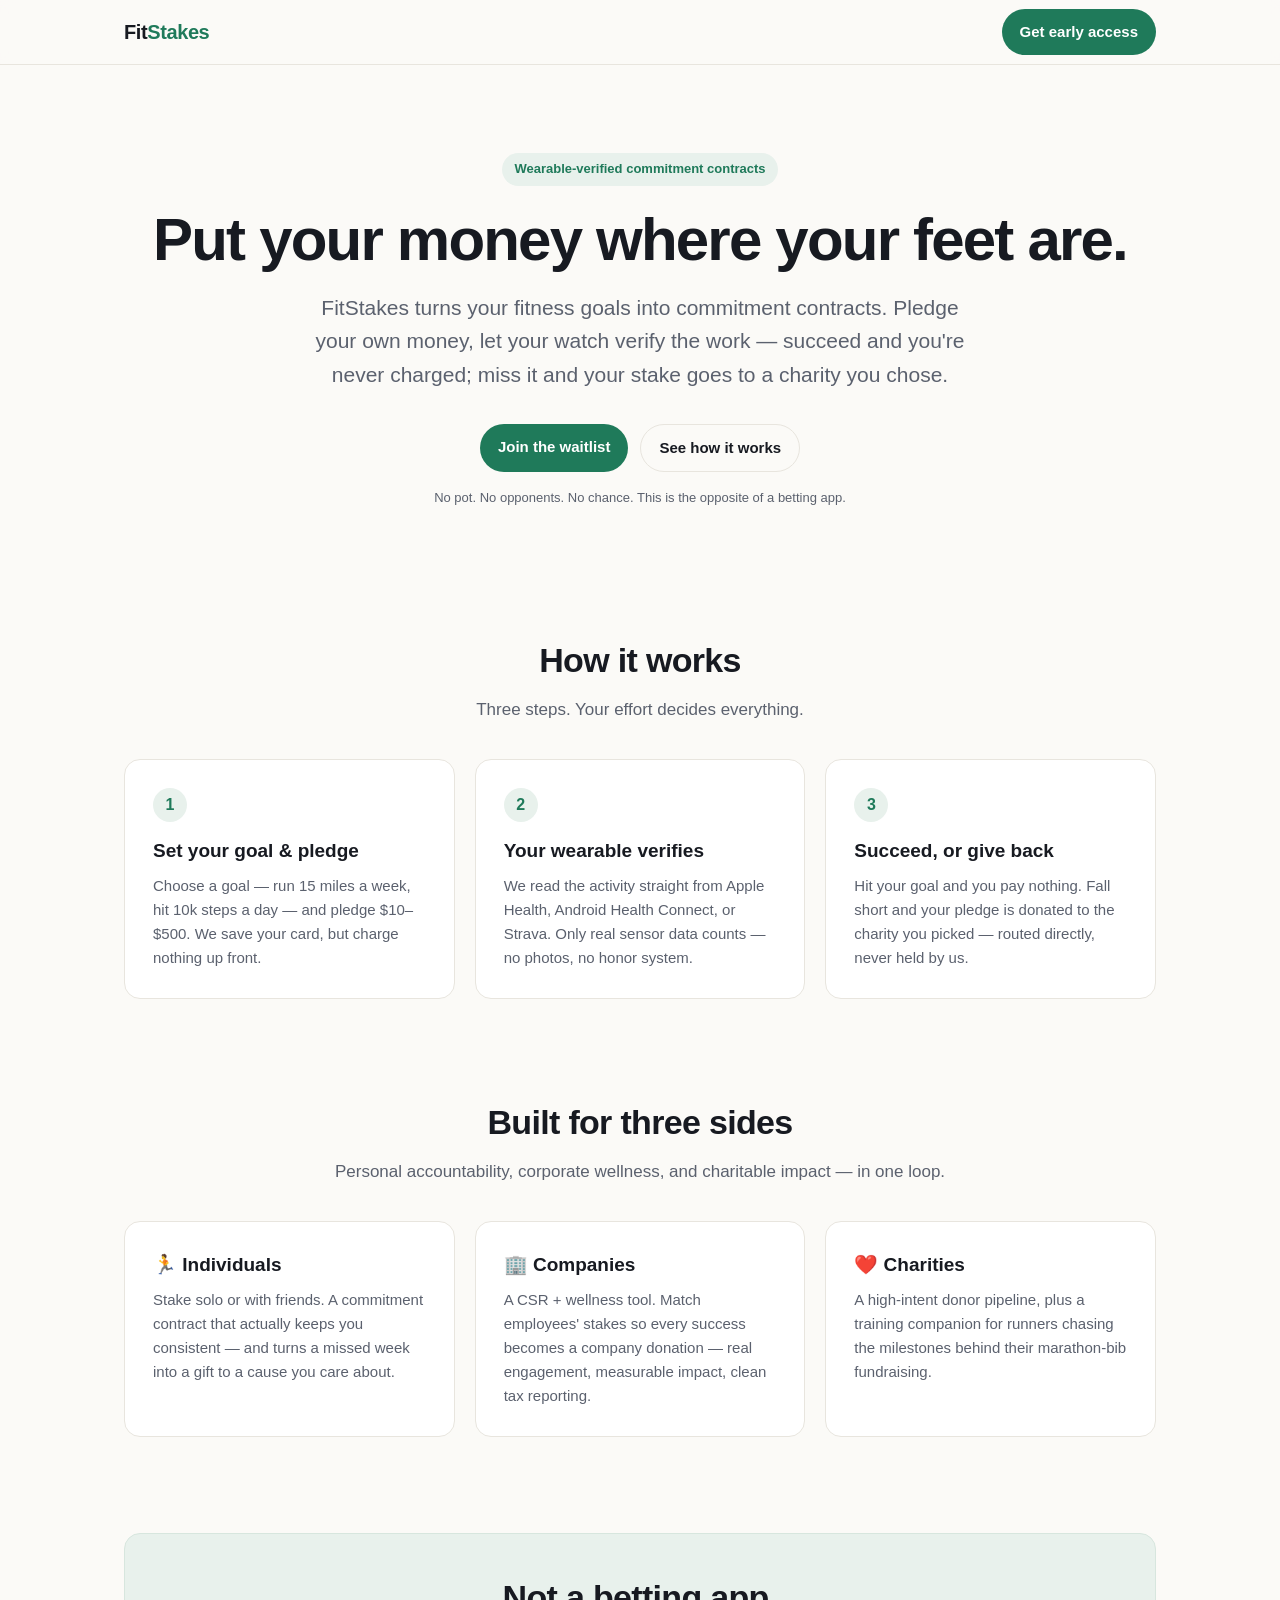
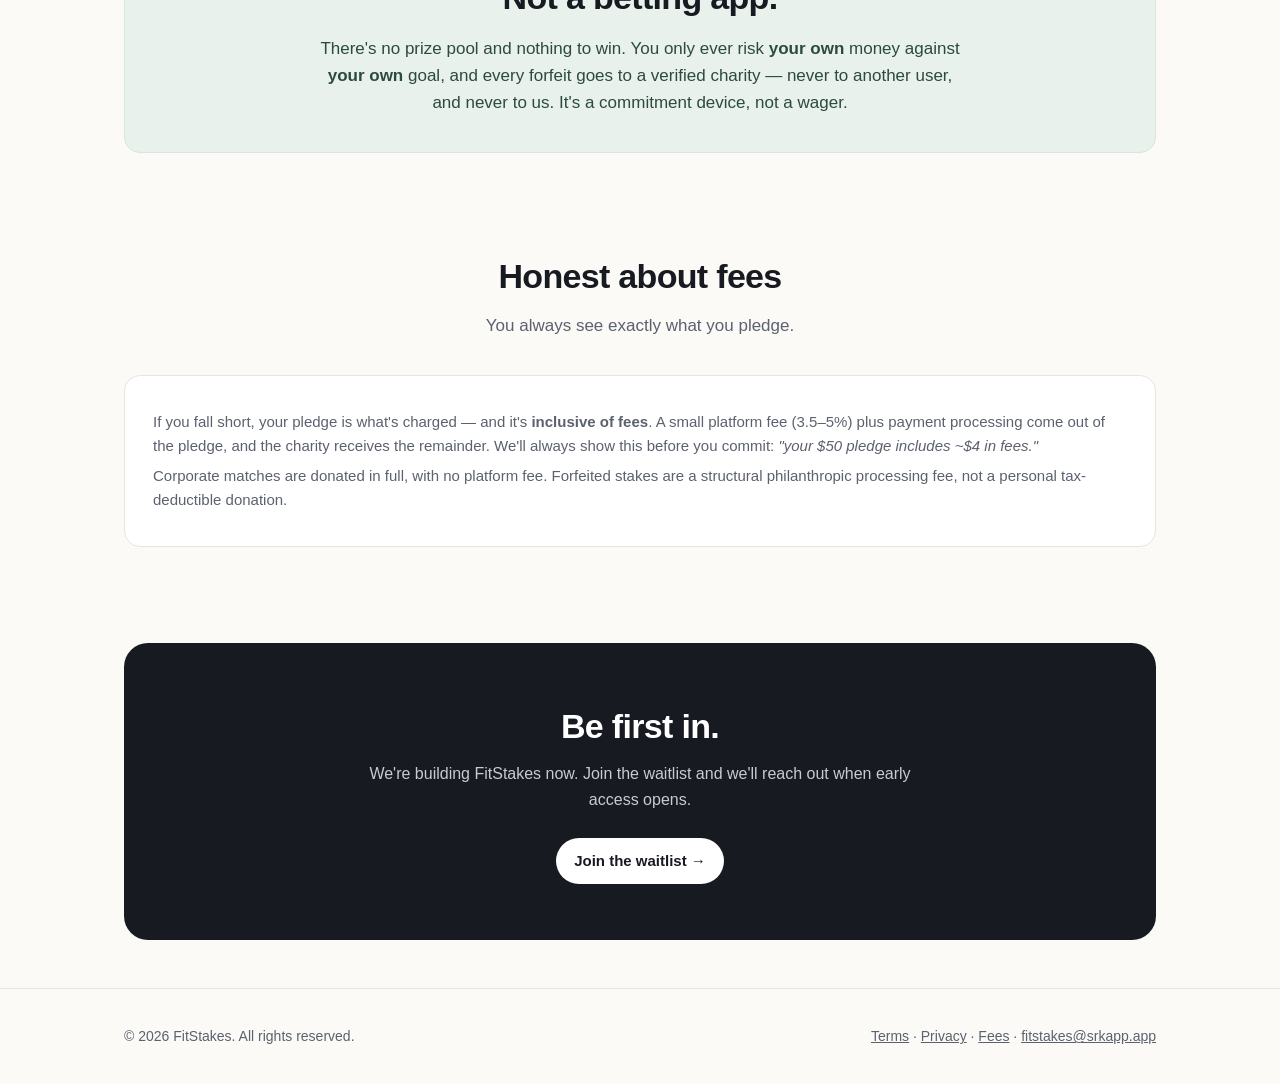
<file: index.html>
<!doctype html>
<html lang="en">
<head>
  <meta charset="utf-8" />
  <meta name="viewport" content="width=device-width, initial-scale=1" />
  <title>FitStakes — Put your money where your feet are</title>
  <meta name="description" content="FitStakes turns fitness goals into commitment contracts. Pledge your own money, let your wearable verify the work, and if you fall short it goes to a charity you chose — never to us, never to anyone else." />
  <meta property="og:title" content="FitStakes — Put your money where your feet are" />
  <meta property="og:description" content="Wearable-verified fitness commitment contracts. Succeed and you're never charged; miss and your stake goes to a charity you chose." />
  <meta property="og:type" content="website" />
  <style>
    :root{
      --bg:#FBFAF7; --ink:#171A21; --muted:#5B616E; --line:#E8E5DE;
      --accent:#1F7A5A; --accent-soft:#E8F1EC; --card:#FFFFFF;
      --radius:16px; --max:1080px;
    }
    *{box-sizing:border-box}
    html{scroll-behavior:smooth}
    body{
      margin:0; background:var(--bg); color:var(--ink);
      font-family:-apple-system,BlinkMacSystemFont,"Segoe UI",Roboto,Helvetica,Arial,sans-serif;
      line-height:1.6; -webkit-font-smoothing:antialiased;
    }
    a{color:inherit}
    .wrap{max-width:var(--max); margin:0 auto; padding:0 24px}
    /* nav */
    header{position:sticky; top:0; background:rgba(251,250,247,.85); backdrop-filter:saturate(180%) blur(8px); border-bottom:1px solid var(--line); z-index:10}
    nav{display:flex; align-items:center; justify-content:space-between; height:64px}
    .brand{font-weight:800; letter-spacing:-.02em; font-size:20px}
    .brand span{color:var(--accent)}
    .btn{display:inline-block; background:var(--accent); color:#fff; text-decoration:none; font-weight:600; padding:11px 18px; border-radius:999px; border:0; cursor:pointer; font-size:15px}
    .btn:hover{filter:brightness(1.05)}
    .btn-ghost{background:transparent; color:var(--ink); border:1px solid var(--line)}
    /* hero */
    .hero{padding:88px 0 64px; text-align:center}
    .eyebrow{display:inline-block; background:var(--accent-soft); color:var(--accent); font-weight:600; font-size:13px; padding:6px 12px; border-radius:999px; margin-bottom:22px}
    h1{font-size:clamp(34px,6vw,60px); line-height:1.05; letter-spacing:-.03em; margin:0 0 20px; font-weight:800}
    .lede{font-size:clamp(17px,2.4vw,21px); color:var(--muted); max-width:680px; margin:0 auto 32px}
    .cta-row{display:flex; gap:12px; justify-content:center; flex-wrap:wrap}
    .note{margin-top:16px; font-size:13px; color:var(--muted)}
    /* sections */
    section{padding:56px 0}
    /* section is an element selector; .wrap (class) would otherwise win and zero the vertical
       padding, so this keeps the horizontal .wrap padding while restoring vertical rhythm. */
    section.wrap{padding-top:48px; padding-bottom:48px}
    h2{font-size:clamp(24px,3.4vw,34px); letter-spacing:-.02em; margin:0 0 8px; font-weight:800}
    .sub{color:var(--muted); margin:0 0 36px; font-size:17px}
    .center{text-align:center}
    .grid{display:grid; gap:20px}
    .cols-3{grid-template-columns:repeat(3,1fr)}
    .card{background:var(--card); border:1px solid var(--line); border-radius:var(--radius); padding:28px}
    .num{width:34px; height:34px; border-radius:999px; background:var(--accent-soft); color:var(--accent); display:flex; align-items:center; justify-content:center; font-weight:700; margin-bottom:14px}
    .card h3{margin:0 0 8px; font-size:19px}
    .card p{margin:0; color:var(--muted); font-size:15px}
    /* reassurance */
    .reassure{background:var(--accent-soft); border:1px solid #D7E6DE; border-radius:var(--radius); padding:36px; text-align:center}
    .reassure h2{margin-bottom:10px}
    .reassure p{color:#2C4A3E; max-width:640px; margin:0 auto; font-size:17px}
    /* fees */
    .fees{background:var(--card); border:1px solid var(--line); border-radius:var(--radius); padding:28px}
    .fees p{color:var(--muted); font-size:15px; margin:.4em 0}
    /* cta */
    .cta{background:var(--ink); color:#fff; border-radius:24px; padding:56px 24px; text-align:center}
    .cta h2{color:#fff}
    .cta p{color:#C7CBD3; max-width:560px; margin:0 auto 26px}
    .cta .btn{background:#fff; color:var(--ink)}
    /* footer */
    footer{border-top:1px solid var(--line); padding:36px 0; color:var(--muted); font-size:14px}
    .foot{display:flex; justify-content:space-between; gap:16px; flex-wrap:wrap; align-items:center}
    @media(max-width:760px){ .cols-3{grid-template-columns:1fr} }
  </style>
</head>
<body>
  <header>
    <div class="wrap">
      <nav>
        <div class="brand">Fit<span>Stakes</span></div>
        <a class="btn" href="#waitlist">Get early access</a>
      </nav>
    </div>
  </header>

  <main>
    <!-- HERO -->
    <div class="wrap hero">
      <span class="eyebrow">Wearable-verified commitment contracts</span>
      <h1>Put your money where your feet are.</h1>
      <p class="lede">FitStakes turns your fitness goals into commitment contracts. Pledge your own money, let your watch verify the work — succeed and you're never charged; miss it and your stake goes to a charity you chose.</p>
      <div class="cta-row">
        <a class="btn" href="#waitlist">Join the waitlist</a>
        <a class="btn btn-ghost" href="#how">See how it works</a>
      </div>
      <p class="note">No pot. No opponents. No chance. This is the opposite of a betting app.</p>
    </div>

    <!-- HOW IT WORKS -->
    <section id="how" class="wrap">
      <div class="center">
        <h2>How it works</h2>
        <p class="sub">Three steps. Your effort decides everything.</p>
      </div>
      <div class="grid cols-3">
        <div class="card"><div class="num">1</div><h3>Set your goal &amp; pledge</h3><p>Choose a goal — run 15 miles a week, hit 10k steps a day — and pledge $10–$500. We save your card, but charge nothing up front.</p></div>
        <div class="card"><div class="num">2</div><h3>Your wearable verifies</h3><p>We read the activity straight from Apple Health, Android Health Connect, or Strava. Only real sensor data counts — no photos, no honor system.</p></div>
        <div class="card"><div class="num">3</div><h3>Succeed, or give back</h3><p>Hit your goal and you pay nothing. Fall short and your pledge is donated to the charity you picked — routed directly, never held by us.</p></div>
      </div>
    </section>

    <!-- WHO IT'S FOR -->
    <section class="wrap">
      <div class="center">
        <h2>Built for three sides</h2>
        <p class="sub">Personal accountability, corporate wellness, and charitable impact — in one loop.</p>
      </div>
      <div class="grid cols-3">
        <div class="card"><h3>🏃 Individuals</h3><p>Stake solo or with friends. A commitment contract that actually keeps you consistent — and turns a missed week into a gift to a cause you care about.</p></div>
        <div class="card"><h3>🏢 Companies</h3><p>A CSR + wellness tool. Match employees' stakes so every success becomes a company donation — real engagement, measurable impact, clean tax reporting.</p></div>
        <div class="card"><h3>❤️ Charities</h3><p>A high-intent donor pipeline, plus a training companion for runners chasing the milestones behind their marathon-bib fundraising.</p></div>
      </div>
    </section>

    <!-- REASSURANCE -->
    <section class="wrap">
      <div class="reassure">
        <h2>Not a betting app.</h2>
        <p>There's no prize pool and nothing to win. You only ever risk <strong>your own</strong> money against <strong>your own</strong> goal, and every forfeit goes to a verified charity — never to another user, and never to us. It's a commitment device, not a wager.</p>
      </div>
    </section>

    <!-- FEES / TRANSPARENCY -->
    <section class="wrap">
      <div class="center"><h2>Honest about fees</h2><p class="sub">You always see exactly what you pledge.</p></div>
      <div class="fees">
        <p>If you fall short, your pledge is what's charged — and it's <strong>inclusive of fees</strong>. A small platform fee (3.5–5%) plus payment processing come out of the pledge, and the charity receives the remainder. We'll always show this before you commit: <em>"your $50 pledge includes ~$4 in fees."</em></p>
        <p>Corporate matches are donated in full, with no platform fee. Forfeited stakes are a structural philanthropic processing fee, not a personal tax-deductible donation.</p>
      </div>
    </section>

    <!-- WAITLIST CTA -->
    <section class="wrap" id="waitlist">
      <div class="cta">
        <h2>Be first in.</h2>
        <p>We're building FitStakes now. Join the waitlist and we'll reach out when early access opens.</p>
        <a class="btn" href="mailto:fitstakes@srkapp.app?subject=FitStakes%20early%20access&body=I'd%20like%20early%20access%20to%20FitStakes.">Join the waitlist →</a>
      </div>
    </section>
  </main>

  <footer>
    <div class="wrap foot">
      <div>© 2026 FitStakes. All rights reserved.</div>
      <div><a href="terms.html">Terms</a> · <a href="privacy.html">Privacy</a> · <a href="fees.html">Fees</a> · <a href="mailto:fitstakes@srkapp.app">fitstakes@srkapp.app</a></div>
    </div>
  </footer>
</body>
</html>
</file>
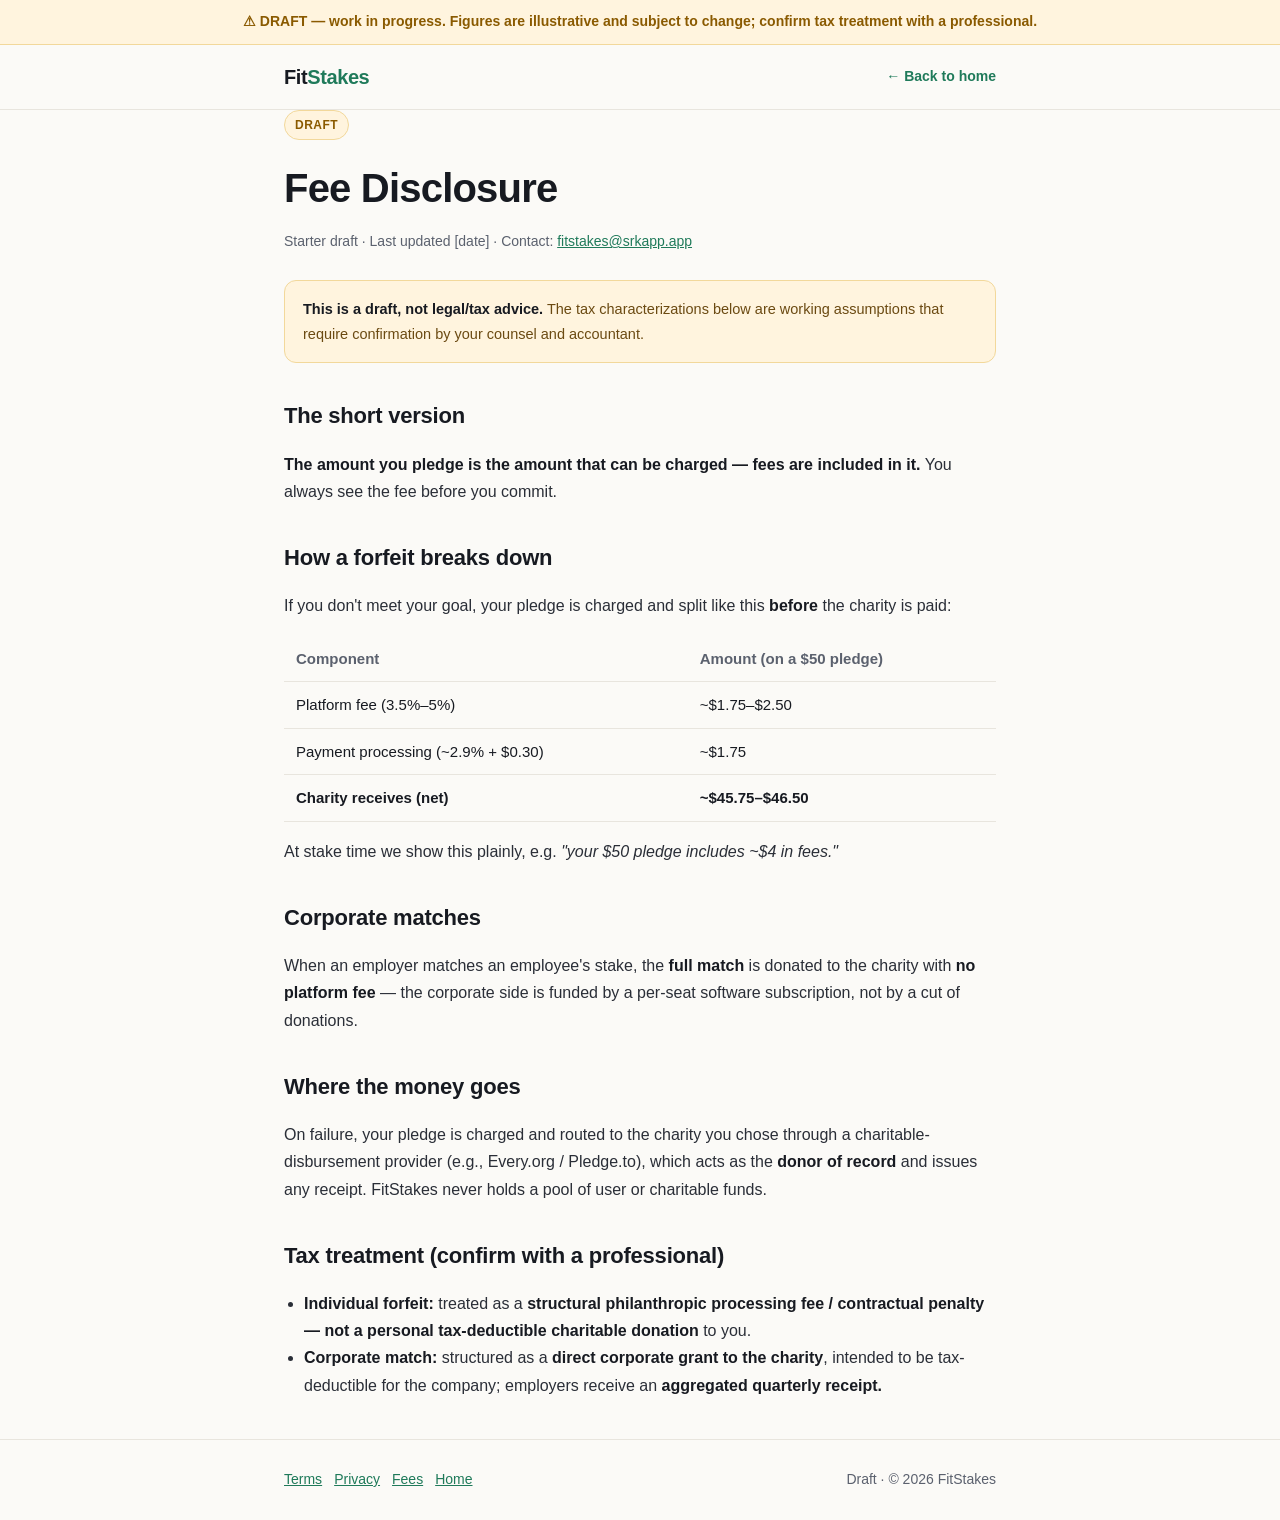
<file: fees.html>
<!doctype html>
<html lang="en">
<head>
  <meta charset="utf-8" />
  <meta name="viewport" content="width=device-width, initial-scale=1" />
  <title>Fee Disclosure (Draft) — FitStakes</title>
  <meta name="robots" content="noindex" />
  <link rel="stylesheet" href="legal.css" />
</head>
<body>
  <div class="draft-banner">⚠ DRAFT — work in progress. Figures are illustrative and subject to change; confirm tax treatment with a professional.</div>
  <header>
    <div class="wrap">
      <nav>
        <a class="brand" href="index.html">Fit<span>Stakes</span></a>
        <a class="back" href="index.html">← Back to home</a>
      </nav>
    </div>
  </header>

  <main class="wrap">
    <span class="doc-tag">DRAFT</span>
    <h1>Fee Disclosure</h1>
    <p class="meta">Starter draft · Last updated [date] · Contact: <a href="mailto:fitstakes@srkapp.app">fitstakes@srkapp.app</a></p>

    <div class="callout"><strong>This is a draft, not legal/tax advice.</strong> The tax characterizations below are working assumptions that require confirmation by your counsel and accountant.</div>

    <h2>The short version</h2>
    <p><strong>The amount you pledge is the amount that can be charged — fees are included in it.</strong> You always see the fee before you commit.</p>

    <h2>How a forfeit breaks down</h2>
    <p>If you don't meet your goal, your pledge is charged and split like this <strong>before</strong> the charity is paid:</p>
    <table>
      <thead><tr><th>Component</th><th>Amount (on a $50 pledge)</th></tr></thead>
      <tbody>
        <tr><td>Platform fee (3.5%–5%)</td><td>~$1.75–$2.50</td></tr>
        <tr><td>Payment processing (~2.9% + $0.30)</td><td>~$1.75</td></tr>
        <tr><td><strong>Charity receives (net)</strong></td><td><strong>~$45.75–$46.50</strong></td></tr>
      </tbody>
    </table>
    <p>At stake time we show this plainly, e.g. <em>"your $50 pledge includes ~$4 in fees."</em></p>

    <h2>Corporate matches</h2>
    <p>When an employer matches an employee's stake, the <strong>full match</strong> is donated to the charity with <strong>no platform fee</strong> — the corporate side is funded by a per-seat software subscription, not by a cut of donations.</p>

    <h2>Where the money goes</h2>
    <p>On failure, your pledge is charged and routed to the charity you chose through a charitable-disbursement provider (e.g., Every.org / Pledge.to), which acts as the <strong>donor of record</strong> and issues any receipt. FitStakes never holds a pool of user or charitable funds.</p>

    <h2>Tax treatment (confirm with a professional)</h2>
    <ul>
      <li><strong>Individual forfeit:</strong> treated as a <strong>structural philanthropic processing fee / contractual penalty — not a personal tax-deductible charitable donation</strong> to you.</li>
      <li><strong>Corporate match:</strong> structured as a <strong>direct corporate grant to the charity</strong>, intended to be tax-deductible for the company; employers receive an <strong>aggregated quarterly receipt.</strong></li>
    </ul>
  </main>

  <footer>
    <div class="wrap foot">
      <div class="links"><a href="terms.html">Terms</a><a href="privacy.html">Privacy</a><a href="fees.html">Fees</a><a href="index.html">Home</a></div>
      <div>Draft · © 2026 FitStakes</div>
    </div>
  </footer>
</body>
</html>
</file>
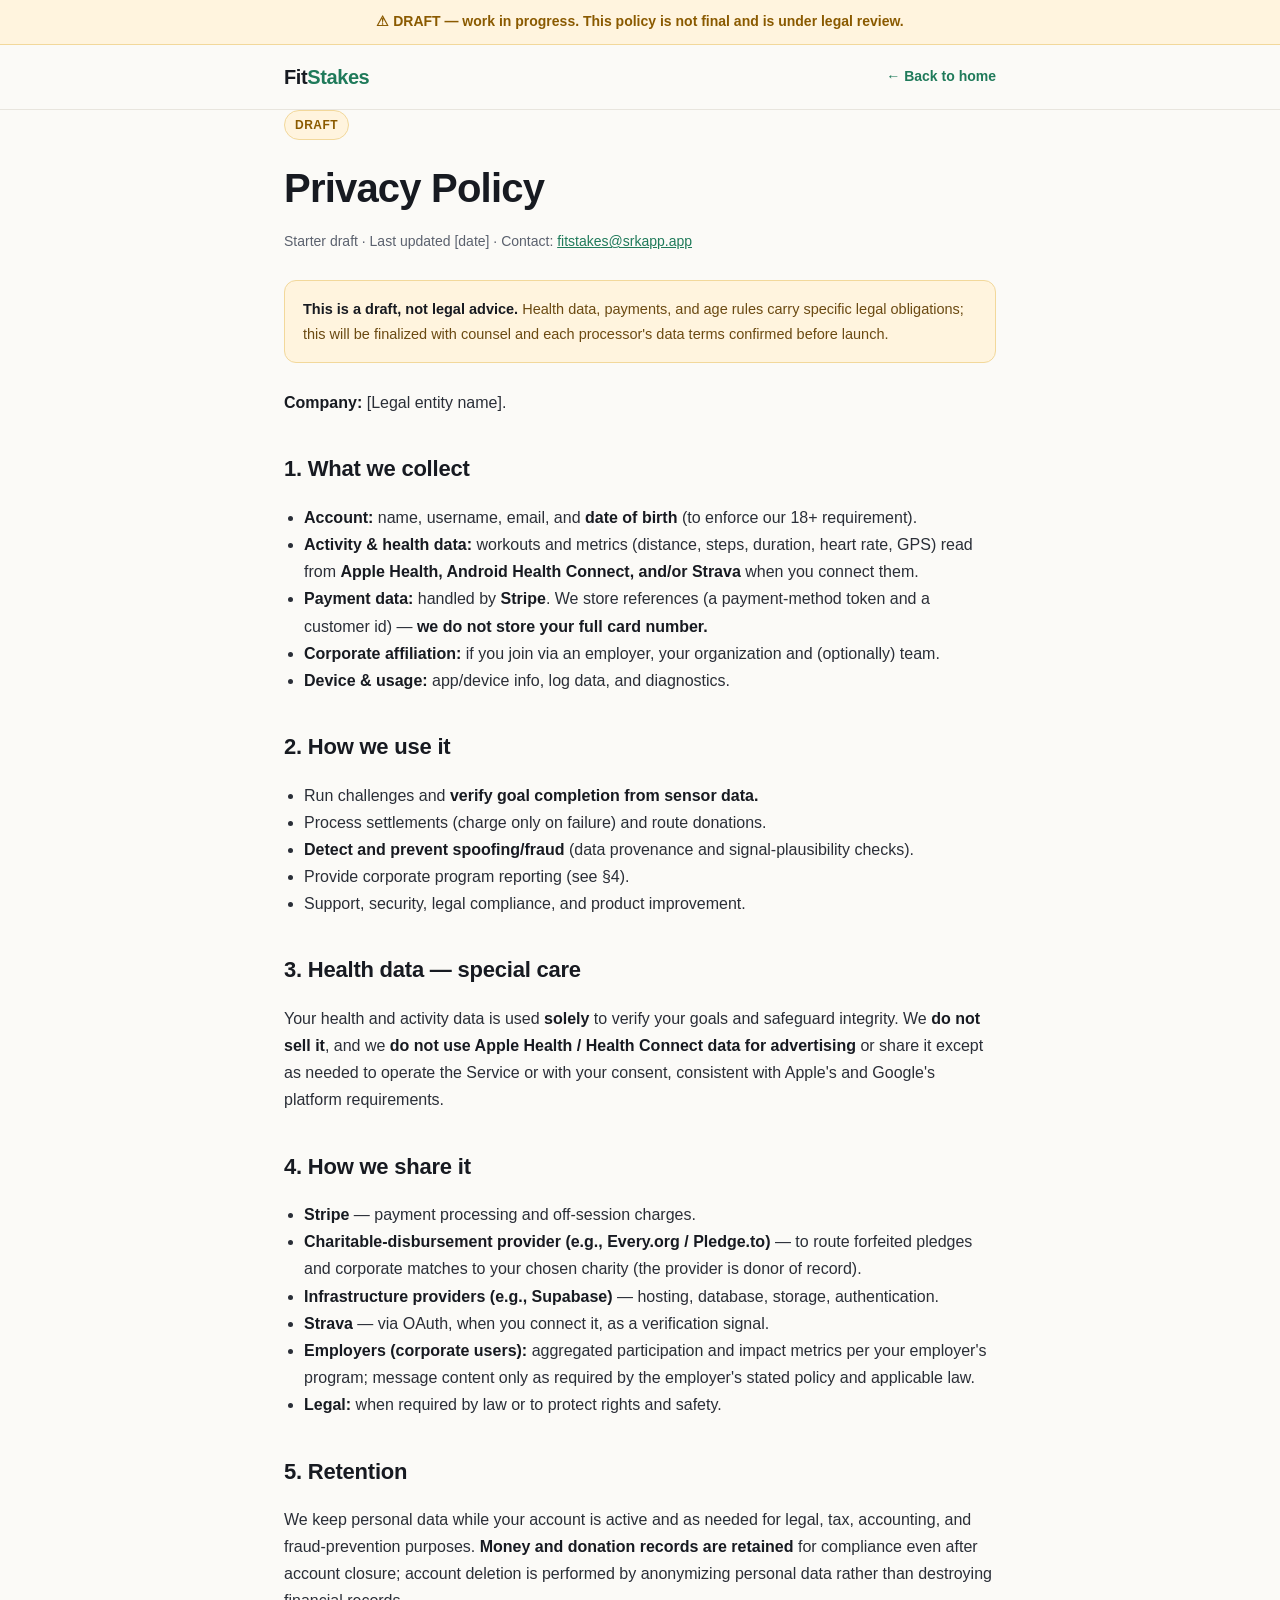
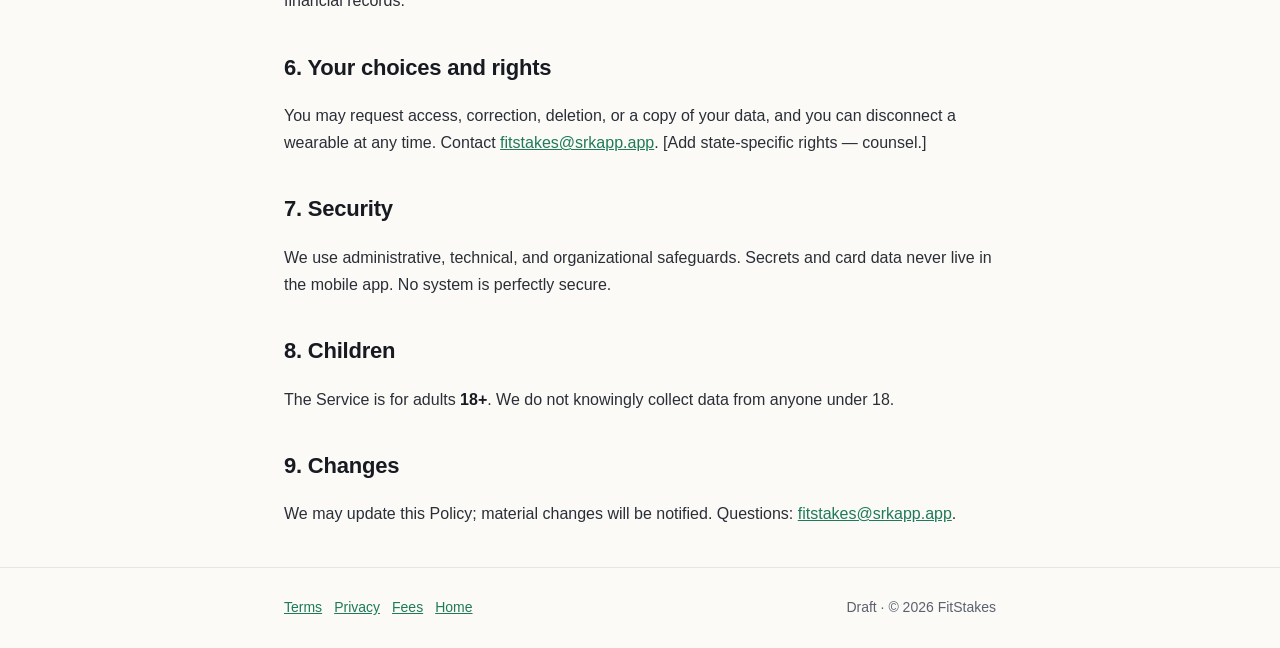
<file: privacy.html>
<!doctype html>
<html lang="en">
<head>
  <meta charset="utf-8" />
  <meta name="viewport" content="width=device-width, initial-scale=1" />
  <title>Privacy Policy (Draft) — FitStakes</title>
  <meta name="robots" content="noindex" />
  <link rel="stylesheet" href="legal.css" />
</head>
<body>
  <div class="draft-banner">⚠ DRAFT — work in progress. This policy is not final and is under legal review.</div>
  <header>
    <div class="wrap">
      <nav>
        <a class="brand" href="index.html">Fit<span>Stakes</span></a>
        <a class="back" href="index.html">← Back to home</a>
      </nav>
    </div>
  </header>

  <main class="wrap">
    <span class="doc-tag">DRAFT</span>
    <h1>Privacy Policy</h1>
    <p class="meta">Starter draft · Last updated [date] · Contact: <a href="mailto:fitstakes@srkapp.app">fitstakes@srkapp.app</a></p>

    <div class="callout"><strong>This is a draft, not legal advice.</strong> Health data, payments, and age rules carry specific legal obligations; this will be finalized with counsel and each processor's data terms confirmed before launch.</div>

    <p><strong>Company:</strong> [Legal entity name].</p>

    <h2>1. What we collect</h2>
    <ul>
      <li><strong>Account:</strong> name, username, email, and <strong>date of birth</strong> (to enforce our 18+ requirement).</li>
      <li><strong>Activity &amp; health data:</strong> workouts and metrics (distance, steps, duration, heart rate, GPS) read from <strong>Apple Health, Android Health Connect, and/or Strava</strong> when you connect them.</li>
      <li><strong>Payment data:</strong> handled by <strong>Stripe</strong>. We store references (a payment-method token and a customer id) — <strong>we do not store your full card number.</strong></li>
      <li><strong>Corporate affiliation:</strong> if you join via an employer, your organization and (optionally) team.</li>
      <li><strong>Device &amp; usage:</strong> app/device info, log data, and diagnostics.</li>
    </ul>

    <h2>2. How we use it</h2>
    <ul>
      <li>Run challenges and <strong>verify goal completion from sensor data.</strong></li>
      <li>Process settlements (charge only on failure) and route donations.</li>
      <li><strong>Detect and prevent spoofing/fraud</strong> (data provenance and signal-plausibility checks).</li>
      <li>Provide corporate program reporting (see §4).</li>
      <li>Support, security, legal compliance, and product improvement.</li>
    </ul>

    <h2>3. Health data — special care</h2>
    <p>Your health and activity data is used <strong>solely</strong> to verify your goals and safeguard integrity. We <strong>do not sell it</strong>, and we <strong>do not use Apple Health / Health Connect data for advertising</strong> or share it except as needed to operate the Service or with your consent, consistent with Apple's and Google's platform requirements.</p>

    <h2>4. How we share it</h2>
    <ul>
      <li><strong>Stripe</strong> — payment processing and off-session charges.</li>
      <li><strong>Charitable-disbursement provider (e.g., Every.org / Pledge.to)</strong> — to route forfeited pledges and corporate matches to your chosen charity (the provider is donor of record).</li>
      <li><strong>Infrastructure providers (e.g., Supabase)</strong> — hosting, database, storage, authentication.</li>
      <li><strong>Strava</strong> — via OAuth, when you connect it, as a verification signal.</li>
      <li><strong>Employers (corporate users):</strong> aggregated participation and impact metrics per your employer's program; message content only as required by the employer's stated policy and applicable law.</li>
      <li><strong>Legal:</strong> when required by law or to protect rights and safety.</li>
    </ul>

    <h2>5. Retention</h2>
    <p>We keep personal data while your account is active and as needed for legal, tax, accounting, and fraud-prevention purposes. <strong>Money and donation records are retained</strong> for compliance even after account closure; account deletion is performed by anonymizing personal data rather than destroying financial records.</p>

    <h2>6. Your choices and rights</h2>
    <p>You may request access, correction, deletion, or a copy of your data, and you can disconnect a wearable at any time. Contact <a href="mailto:fitstakes@srkapp.app">fitstakes@srkapp.app</a>. [Add state-specific rights — counsel.]</p>

    <h2>7. Security</h2>
    <p>We use administrative, technical, and organizational safeguards. Secrets and card data never live in the mobile app. No system is perfectly secure.</p>

    <h2>8. Children</h2>
    <p>The Service is for adults <strong>18+</strong>. We do not knowingly collect data from anyone under 18.</p>

    <h2>9. Changes</h2>
    <p>We may update this Policy; material changes will be notified. Questions: <a href="mailto:fitstakes@srkapp.app">fitstakes@srkapp.app</a>.</p>
  </main>

  <footer>
    <div class="wrap foot">
      <div class="links"><a href="terms.html">Terms</a><a href="privacy.html">Privacy</a><a href="fees.html">Fees</a><a href="index.html">Home</a></div>
      <div>Draft · © 2026 FitStakes</div>
    </div>
  </footer>
</body>
</html>
</file>
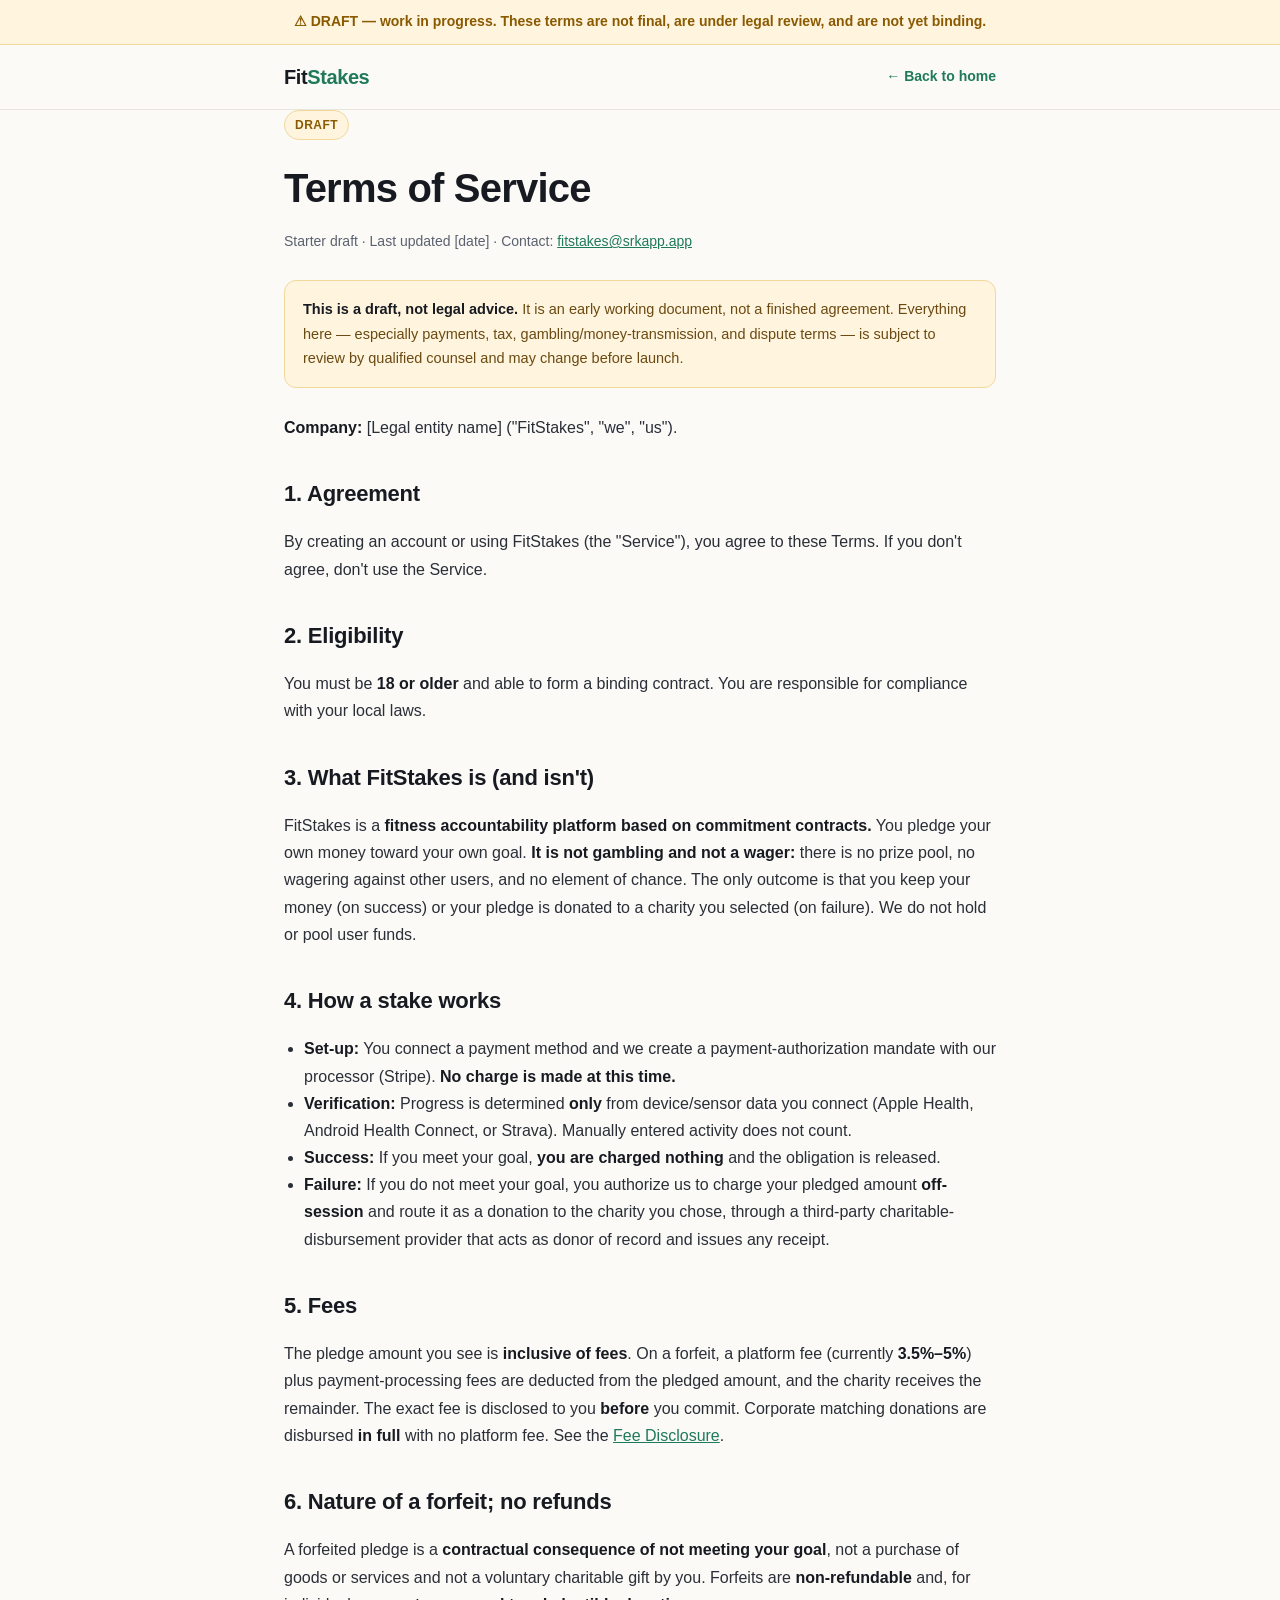
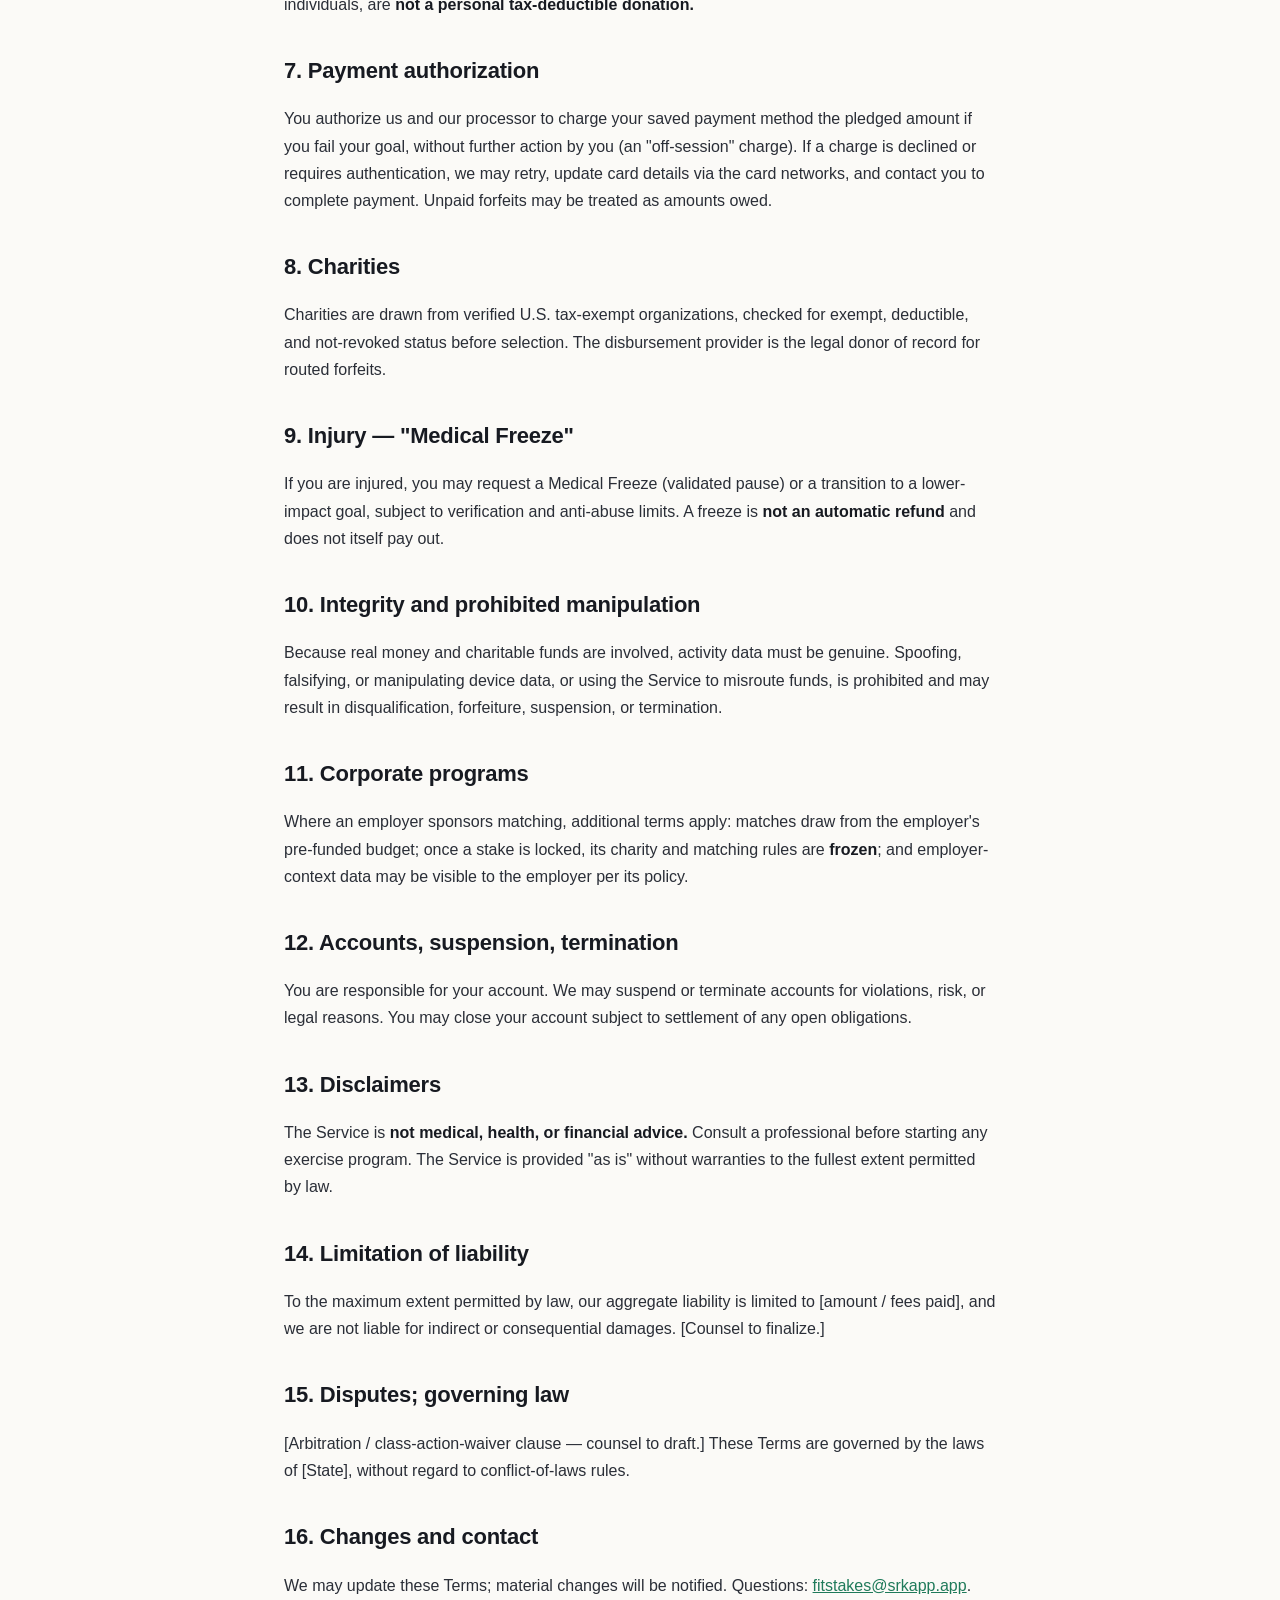
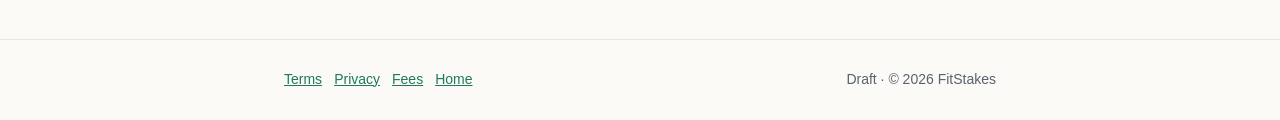
<file: terms.html>
<!doctype html>
<html lang="en">
<head>
  <meta charset="utf-8" />
  <meta name="viewport" content="width=device-width, initial-scale=1" />
  <title>Terms of Service (Draft) — FitStakes</title>
  <meta name="robots" content="noindex" />
  <link rel="stylesheet" href="legal.css" />
</head>
<body>
  <div class="draft-banner">⚠ DRAFT — work in progress. These terms are not final, are under legal review, and are not yet binding.</div>
  <header>
    <div class="wrap">
      <nav>
        <a class="brand" href="index.html">Fit<span>Stakes</span></a>
        <a class="back" href="index.html">← Back to home</a>
      </nav>
    </div>
  </header>

  <main class="wrap">
    <span class="doc-tag">DRAFT</span>
    <h1>Terms of Service</h1>
    <p class="meta">Starter draft · Last updated [date] · Contact: <a href="mailto:fitstakes@srkapp.app">fitstakes@srkapp.app</a></p>

    <div class="callout"><strong>This is a draft, not legal advice.</strong> It is an early working document, not a finished agreement. Everything here — especially payments, tax, gambling/money-transmission, and dispute terms — is subject to review by qualified counsel and may change before launch.</div>

    <p><strong>Company:</strong> [Legal entity name] ("FitStakes", "we", "us").</p>

    <h2>1. Agreement</h2>
    <p>By creating an account or using FitStakes (the "Service"), you agree to these Terms. If you don't agree, don't use the Service.</p>

    <h2>2. Eligibility</h2>
    <p>You must be <strong>18 or older</strong> and able to form a binding contract. You are responsible for compliance with your local laws.</p>

    <h2>3. What FitStakes is (and isn't)</h2>
    <p>FitStakes is a <strong>fitness accountability platform based on commitment contracts.</strong> You pledge your own money toward your own goal. <strong>It is not gambling and not a wager:</strong> there is no prize pool, no wagering against other users, and no element of chance. The only outcome is that you keep your money (on success) or your pledge is donated to a charity you selected (on failure). We do not hold or pool user funds.</p>

    <h2>4. How a stake works</h2>
    <ul>
      <li><strong>Set-up:</strong> You connect a payment method and we create a payment-authorization mandate with our processor (Stripe). <strong>No charge is made at this time.</strong></li>
      <li><strong>Verification:</strong> Progress is determined <strong>only</strong> from device/sensor data you connect (Apple Health, Android Health Connect, or Strava). Manually entered activity does not count.</li>
      <li><strong>Success:</strong> If you meet your goal, <strong>you are charged nothing</strong> and the obligation is released.</li>
      <li><strong>Failure:</strong> If you do not meet your goal, you authorize us to charge your pledged amount <strong>off-session</strong> and route it as a donation to the charity you chose, through a third-party charitable-disbursement provider that acts as donor of record and issues any receipt.</li>
    </ul>

    <h2>5. Fees</h2>
    <p>The pledge amount you see is <strong>inclusive of fees</strong>. On a forfeit, a platform fee (currently <strong>3.5%–5%</strong>) plus payment-processing fees are deducted from the pledged amount, and the charity receives the remainder. The exact fee is disclosed to you <strong>before</strong> you commit. Corporate matching donations are disbursed <strong>in full</strong> with no platform fee. See the <a href="fees.html">Fee Disclosure</a>.</p>

    <h2>6. Nature of a forfeit; no refunds</h2>
    <p>A forfeited pledge is a <strong>contractual consequence of not meeting your goal</strong>, not a purchase of goods or services and not a voluntary charitable gift by you. Forfeits are <strong>non-refundable</strong> and, for individuals, are <strong>not a personal tax-deductible donation.</strong></p>

    <h2>7. Payment authorization</h2>
    <p>You authorize us and our processor to charge your saved payment method the pledged amount if you fail your goal, without further action by you (an "off-session" charge). If a charge is declined or requires authentication, we may retry, update card details via the card networks, and contact you to complete payment. Unpaid forfeits may be treated as amounts owed.</p>

    <h2>8. Charities</h2>
    <p>Charities are drawn from verified U.S. tax-exempt organizations, checked for exempt, deductible, and not-revoked status before selection. The disbursement provider is the legal donor of record for routed forfeits.</p>

    <h2>9. Injury — "Medical Freeze"</h2>
    <p>If you are injured, you may request a Medical Freeze (validated pause) or a transition to a lower-impact goal, subject to verification and anti-abuse limits. A freeze is <strong>not an automatic refund</strong> and does not itself pay out.</p>

    <h2>10. Integrity and prohibited manipulation</h2>
    <p>Because real money and charitable funds are involved, activity data must be genuine. Spoofing, falsifying, or manipulating device data, or using the Service to misroute funds, is prohibited and may result in disqualification, forfeiture, suspension, or termination.</p>

    <h2>11. Corporate programs</h2>
    <p>Where an employer sponsors matching, additional terms apply: matches draw from the employer's pre-funded budget; once a stake is locked, its charity and matching rules are <strong>frozen</strong>; and employer-context data may be visible to the employer per its policy.</p>

    <h2>12. Accounts, suspension, termination</h2>
    <p>You are responsible for your account. We may suspend or terminate accounts for violations, risk, or legal reasons. You may close your account subject to settlement of any open obligations.</p>

    <h2>13. Disclaimers</h2>
    <p>The Service is <strong>not medical, health, or financial advice.</strong> Consult a professional before starting any exercise program. The Service is provided "as is" without warranties to the fullest extent permitted by law.</p>

    <h2>14. Limitation of liability</h2>
    <p>To the maximum extent permitted by law, our aggregate liability is limited to [amount / fees paid], and we are not liable for indirect or consequential damages. [Counsel to finalize.]</p>

    <h2>15. Disputes; governing law</h2>
    <p>[Arbitration / class-action-waiver clause — counsel to draft.] These Terms are governed by the laws of [State], without regard to conflict-of-laws rules.</p>

    <h2>16. Changes and contact</h2>
    <p>We may update these Terms; material changes will be notified. Questions: <a href="mailto:fitstakes@srkapp.app">fitstakes@srkapp.app</a>.</p>
  </main>

  <footer>
    <div class="wrap foot">
      <div class="links"><a href="terms.html">Terms</a><a href="privacy.html">Privacy</a><a href="fees.html">Fees</a><a href="index.html">Home</a></div>
      <div>Draft · © 2026 FitStakes</div>
    </div>
  </footer>
</body>
</html>
</file>
<file: legal.css>
:root{
  --bg:#FBFAF7; --ink:#171A21; --muted:#5B616E; --line:#E8E5DE;
  --accent:#1F7A5A; --accent-soft:#E8F1EC;
  --warn:#8A5A00; --warn-bg:#FFF4DE; --warn-line:#F2D89B;
  --max:760px;
}
*{box-sizing:border-box}
body{margin:0;background:var(--bg);color:var(--ink);
  font-family:-apple-system,BlinkMacSystemFont,"Segoe UI",Roboto,Helvetica,Arial,sans-serif;
  line-height:1.7;-webkit-font-smoothing:antialiased}
a{color:var(--accent)}
.wrap{max-width:var(--max);margin:0 auto;padding:0 24px}
.draft-banner{background:var(--warn-bg);border-bottom:1px solid var(--warn-line);color:var(--warn);
  text-align:center;font-size:14px;font-weight:600;padding:10px 16px;position:sticky;top:0;z-index:10}
header{border-bottom:1px solid var(--line);background:var(--bg)}
nav{display:flex;align-items:center;justify-content:space-between;height:64px}
.brand{font-weight:800;letter-spacing:-.02em;font-size:20px;text-decoration:none;color:var(--ink)}
.brand span{color:var(--accent)}
.back{font-size:14px;text-decoration:none;font-weight:600}
main{padding:40px 0 8px}
.doc-tag{display:inline-block;background:var(--warn-bg);color:var(--warn);border:1px solid var(--warn-line);
  font-size:12px;font-weight:700;letter-spacing:.04em;padding:4px 10px;border-radius:999px;margin-bottom:14px}
h1{font-size:clamp(28px,5vw,40px);letter-spacing:-.02em;margin:0 0 8px;font-weight:800}
.meta{color:var(--muted);font-size:14px;margin:0 0 26px}
h2{font-size:22px;letter-spacing:-.01em;margin:34px 0 10px;font-weight:800}
h3{font-size:17px;margin:22px 0 6px;font-weight:700}
p,li{color:#2A2E37;font-size:16px}
ul{padding-left:20px}
strong{color:var(--ink)}
.callout{background:var(--warn-bg);border:1px solid var(--warn-line);color:#6B4A12;
  border-radius:12px;padding:16px 18px;font-size:14.5px;margin:0 0 26px}
table{width:100%;border-collapse:collapse;margin:14px 0;font-size:15px}
th,td{text-align:left;padding:10px 12px;border-bottom:1px solid var(--line)}
th{color:var(--muted);font-weight:600}
footer{border-top:1px solid var(--line);margin-top:40px;padding:28px 0;color:var(--muted);font-size:14px}
.foot{display:flex;justify-content:space-between;gap:14px;flex-wrap:wrap}
.foot .links a{margin-right:12px}
@media(max-width:600px){nav{height:auto;padding:12px 0;gap:8px}}
</file>
